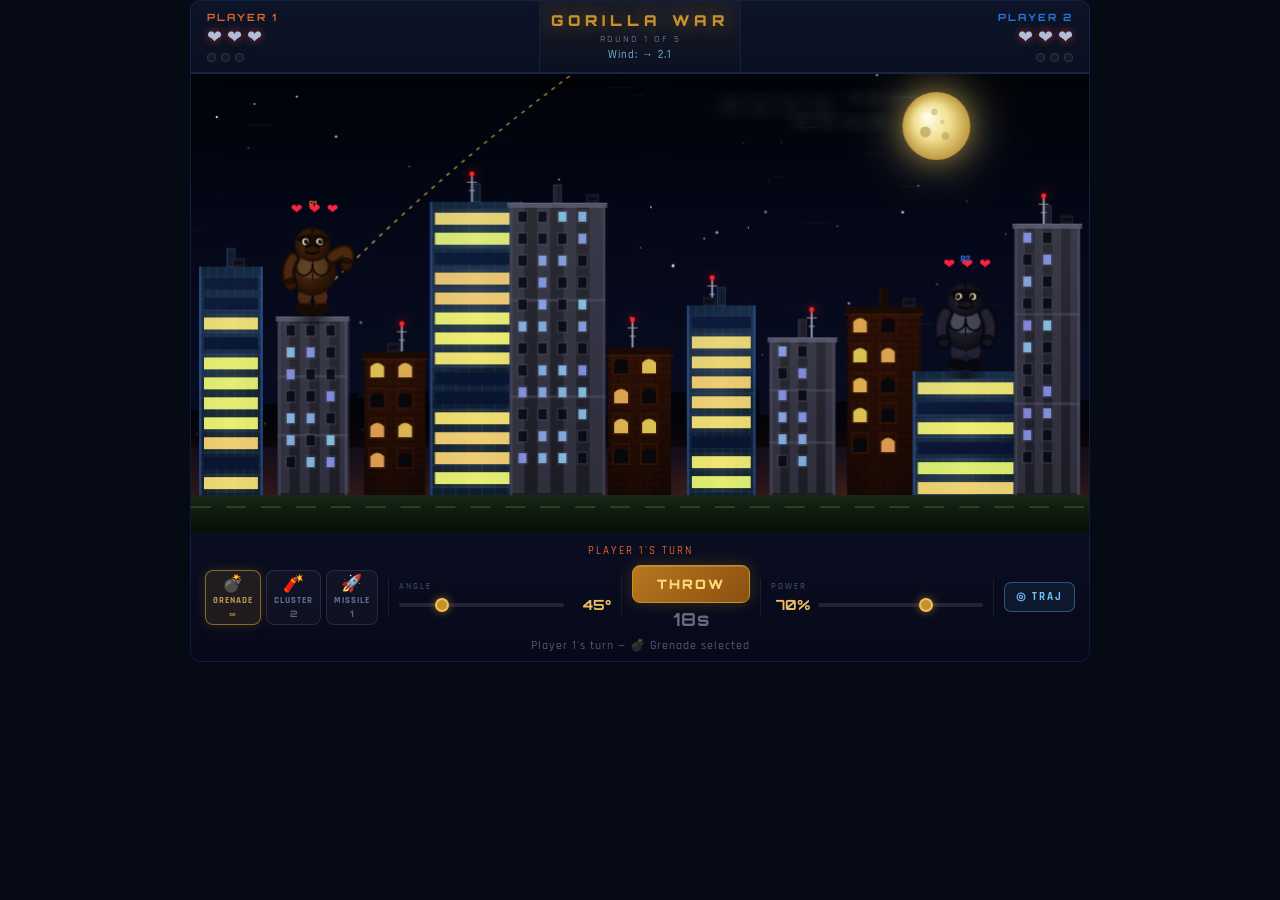
<file: index.html>
<!DOCTYPE html>
<html lang="en">
<head>
<meta charset="UTF-8">
<meta name="viewport" content="width=device-width, initial-scale=1.0, maximum-scale=1.0, user-scalable=no">
<title>Gorilla War</title>
<link href="https://fonts.googleapis.com/css2?family=Orbitron:wght@700;900&family=Rajdhani:wght@500;700&display=swap" rel="stylesheet">
<style>
*{margin:0;padding:0;box-sizing:border-box}
html,body{background:#060a14;color:#b0bcd8;font-family:'Rajdhani',sans-serif;font-weight:500;overflow-x:hidden;min-height:100vh;display:flex;flex-direction:column;align-items:center;user-select:none}
#game-wrapper{width:900px;max-width:100vw}
#header{display:grid;grid-template-columns:1fr 200px 1fr;background:linear-gradient(180deg,#0d1428 0%,#0a1020 100%);border:1px solid rgba(50,80,180,0.25);border-bottom:2px solid rgba(80,120,220,0.18);border-radius:10px 10px 0 0;min-height:60px;overflow:hidden}
.player-info{padding:10px 16px;display:flex;flex-direction:column;justify-content:center;gap:6px}
#p1info{border-right:1px solid rgba(50,80,180,0.2)}
#p2info{border-left:1px solid rgba(50,80,180,0.2);align-items:flex-end;text-align:right}
.player-name{font-family:'Orbitron',sans-serif;font-size:10px;letter-spacing:2px;text-transform:uppercase;font-weight:700}
#p1info .player-name{color:#e06428}
#p2info .player-name{color:#2878e0}
.player-hearts{display:flex;gap:5px;font-size:18px;line-height:1}
#p2info .player-hearts{flex-direction:row-reverse}
.heart{transition:all 0.3s;filter:drop-shadow(0 0 4px rgba(255,60,60,0.6))}
.heart.lost{opacity:0.14;filter:none}
.heart.flash{animation:heartFlash 0.4s ease-out}
@keyframes heartFlash{0%,100%{transform:scale(1)}50%{transform:scale(1.7)}}
.player-wins{display:flex;gap:5px}
#p2info .player-wins{flex-direction:row-reverse}
.win-dot{width:9px;height:9px;border-radius:50%;border:1.5px solid rgba(255,255,255,0.12);background:rgba(255,255,255,0.04);transition:all 0.3s}
.win-dot.filled{background:#c89028;border-color:#f0c060;box-shadow:0 0 7px rgba(200,144,40,0.65)}
#title-block{display:flex;flex-direction:column;align-items:center;justify-content:center;gap:3px;padding:8px;background:linear-gradient(180deg,rgba(200,144,40,0.07) 0%,transparent 100%)}
#title-block h1{font-family:'Orbitron',sans-serif;font-size:15px;font-weight:900;color:#c89028;letter-spacing:5px;text-shadow:0 0 18px rgba(200,144,40,0.5);text-transform:uppercase}
#round-info{font-size:10px;color:rgba(176,188,216,0.5);letter-spacing:2px;text-transform:uppercase}
#wind-info{font-size:11px;color:#70b8d8;letter-spacing:1px}
#canvas-container{position:relative;width:900px;max-width:100vw;overflow:hidden;border-left:1px solid rgba(50,80,180,0.25);border-right:1px solid rgba(50,80,180,0.25)}
canvas{display:block;width:100%}
#controls{background:linear-gradient(180deg,#0a0e20 0%,#07091a 100%);border:1px solid rgba(50,80,180,0.25);border-top:1px solid rgba(50,80,180,0.12);border-radius:0 0 10px 10px;padding:10px 14px 8px;display:flex;flex-direction:column;gap:7px}
#turn-line{text-align:center;font-size:11px;letter-spacing:2px;text-transform:uppercase;color:rgba(176,188,216,0.45);transition:color 0.3s}
#turn-line.p1{color:#e06428}
#turn-line.p2{color:#2878e0}
#ctrl-row{display:flex;align-items:center;gap:10px}
#weapons{display:flex;gap:5px;flex-shrink:0}
.weapon-btn{display:flex;flex-direction:column;align-items:center;gap:2px;background:rgba(255,255,255,0.03);border:1px solid rgba(255,255,255,0.1);border-radius:8px;padding:5px 7px;cursor:pointer;color:#8090b8;font-family:'Rajdhani',sans-serif;font-size:10px;font-weight:700;letter-spacing:1px;text-transform:uppercase;transition:all 0.15s;min-width:52px}
.weapon-btn:hover:not(:disabled){background:rgba(255,255,255,0.07);border-color:rgba(255,255,255,0.22);color:#b0bcd8}
.weapon-btn.selected{background:rgba(200,144,40,0.12);border-color:rgba(200,144,40,0.65);color:#f0c060;box-shadow:0 0 12px rgba(200,144,40,0.2)}
.weapon-btn:disabled{opacity:0.28;cursor:not-allowed}
.weapon-btn .wico{font-size:17px;line-height:1}
.weapon-btn .wlabel{font-size:9px;letter-spacing:1px;opacity:0.75}
.weapon-btn span.ammo{font-family:'Orbitron',sans-serif;font-size:9px;color:rgba(255,255,255,0.35)}
.weapon-btn.selected span.ammo{color:#c89028}
.ctrl-sep{width:1px;height:38px;background:rgba(255,255,255,0.07);flex-shrink:0}
.ctrl-group{flex:1;display:flex;flex-direction:column;gap:4px;min-width:0}
.ctrl-label{font-size:9px;letter-spacing:2px;text-transform:uppercase;color:rgba(176,188,216,0.38)}
.ctrl-row{display:flex;align-items:center;gap:7px}
.ctrl-val{font-family:'Orbitron',sans-serif;font-size:14px;font-weight:700;color:#f0c060;min-width:40px;text-align:right}
input[type=range]{-webkit-appearance:none;flex:1;height:4px;border-radius:2px;background:rgba(255,255,255,0.1);cursor:pointer;outline:none}
input[type=range]::-webkit-slider-thumb{-webkit-appearance:none;width:14px;height:14px;border-radius:50%;background:#c89028;box-shadow:0 0 8px rgba(200,144,40,0.65);cursor:pointer;border:2px solid #f0c060}
#throw-col{display:flex;flex-direction:column;align-items:center;gap:5px;flex-shrink:0}
#throw-btn{font-family:'Orbitron',sans-serif;font-size:13px;font-weight:900;letter-spacing:2px;padding:10px 24px;background:linear-gradient(135deg,#b87820,#8a5010);border:1.5px solid #c89028;border-radius:8px;color:#ffd878;cursor:pointer;text-transform:uppercase;box-shadow:0 0 16px rgba(200,144,40,0.25),inset 0 1px 0 rgba(255,255,255,0.15);transition:all 0.15s;white-space:nowrap}
#throw-btn:hover:not(:disabled){background:linear-gradient(135deg,#c88828,#9a6020);box-shadow:0 0 28px rgba(200,144,40,0.5),inset 0 1px 0 rgba(255,255,255,0.15);transform:translateY(-1px)}
#throw-btn:active{transform:translateY(0)}
#throw-btn:disabled{opacity:0.38;cursor:not-allowed;transform:none}
#timer-display{font-family:'Orbitron',sans-serif;font-size:18px;font-weight:700;color:rgba(176,188,216,0.55);min-width:42px;text-align:center;letter-spacing:1px}
#timer-display.urgent{color:#e82828;animation:timerPulse 0.5s ease-in-out infinite;text-shadow:0 0 14px rgba(232,40,40,0.6)}
@keyframes timerPulse{0%,100%{opacity:1}50%{opacity:0.38}}
#traj-btn{font-family:'Rajdhani',sans-serif;font-size:11px;font-weight:700;letter-spacing:2px;padding:7px 11px;background:rgba(255,255,255,0.03);border:1px solid rgba(255,255,255,0.1);border-radius:7px;color:rgba(176,188,216,0.4);cursor:pointer;text-transform:uppercase;transition:all 0.15s;white-space:nowrap;flex-shrink:0}
#traj-btn.active{background:rgba(80,180,255,0.08);border-color:rgba(80,180,255,0.4);color:#70c0f8}
#message{text-align:center;font-size:12px;color:rgba(176,188,216,0.45);letter-spacing:1px;min-height:16px;padding-top:1px}
#overlay{display:none;position:fixed;inset:0;background:rgba(0,0,0,0.88);z-index:100;justify-content:center;align-items:center;backdrop-filter:blur(4px)}
#overlay.show{display:flex}
.overlay-box{background:linear-gradient(160deg,#0d1830 0%,#070c1a 100%);border:2px solid rgba(200,144,40,0.4);border-radius:16px;padding:36px 52px;text-align:center;max-width:420px;box-shadow:0 0 60px rgba(200,144,40,0.15),0 20px 60px rgba(0,0,0,0.6);position:relative;overflow:hidden}
.overlay-box::before{content:'';position:absolute;inset:0;background:radial-gradient(ellipse at top,rgba(200,144,40,0.07) 0%,transparent 60%);pointer-events:none}
.overlay-box h2{font-family:'Orbitron',sans-serif;font-size:26px;font-weight:900;color:#c89028;text-shadow:0 0 20px rgba(200,144,40,0.5);margin-bottom:10px;letter-spacing:3px}
.overlay-box p{font-size:15px;color:#8090b8;margin-bottom:22px;letter-spacing:1px}
.overlay-box button{font-family:'Orbitron',sans-serif;font-size:12px;font-weight:700;letter-spacing:2px;padding:11px 28px;background:linear-gradient(135deg,#b87820,#8a5010);border:1.5px solid #c89028;border-radius:8px;color:#ffd878;cursor:pointer;text-transform:uppercase;transition:all 0.15s;box-shadow:0 0 16px rgba(200,144,40,0.2)}
.overlay-box button:hover{background:linear-gradient(135deg,#c88828,#9a6020);box-shadow:0 0 28px rgba(200,144,40,0.4);transform:translateY(-1px)}
.score-display{font-family:'Orbitron',sans-serif;font-size:22px;color:#f0c060;margin-bottom:16px;letter-spacing:2px}
@media(max-width:900px){
  #game-wrapper,#canvas-container{width:100vw}
  #controls{padding:8px 10px}
  input[type=range]{min-width:50px}
  #title-block h1{font-size:12px;letter-spacing:3px}
  .weapon-btn{min-width:44px;padding:4px 5px}
  #throw-btn{padding:8px 14px;font-size:11px}
}
</style>
</head>
<body>
<div id="game-wrapper">
  <div id="header">
    <div class="player-info" id="p1info">
      <div class="player-name">Player 1</div>
      <div class="player-hearts" id="p1hearts"></div>
      <div class="player-wins" id="p1wins"></div>
    </div>
    <div id="title-block">
      <h1>Gorilla War</h1>
      <div id="round-info">Round 1 of 5</div>
      <div id="wind-info">Wind: calm</div>
    </div>
    <div class="player-info" id="p2info">
      <div class="player-name">Player 2</div>
      <div class="player-hearts" id="p2hearts"></div>
      <div class="player-wins" id="p2wins"></div>
    </div>
  </div>

  <div id="canvas-container">
    <canvas id="gameCanvas" width="900" height="460"></canvas>
  </div>

  <div id="controls">
    <div id="turn-line" class="p1">Player 1's Turn</div>
    <div id="ctrl-row">
      <div id="weapons">
        <button class="weapon-btn selected" id="wbtn0" onclick="selectWeapon(0)">
          <span class="wico">💣</span>
          <span class="wlabel">Grenade</span>
          <span class="ammo">∞</span>
        </button>
        <button class="weapon-btn" id="wbtn1" onclick="selectWeapon(1)">
          <span class="wico">🧨</span>
          <span class="wlabel">Cluster</span>
          <span class="ammo" id="wammo1">2</span>
        </button>
        <button class="weapon-btn" id="wbtn2" onclick="selectWeapon(2)">
          <span class="wico">🚀</span>
          <span class="wlabel">Missile</span>
          <span class="ammo" id="wammo2">1</span>
        </button>
      </div>
      <div class="ctrl-sep"></div>
      <div class="ctrl-group">
        <div class="ctrl-label">Angle</div>
        <div class="ctrl-row">
          <input type="range" id="angleSlider" min="5" max="175" value="45" oninput="updateControls()">
          <span class="ctrl-val" id="angleVal">45°</span>
        </div>
      </div>
      <div class="ctrl-sep"></div>
      <div id="throw-col">
        <button id="throw-btn" onclick="throwBanana()">THROW</button>
        <div id="timer-display">20s</div>
      </div>
      <div class="ctrl-sep"></div>
      <div class="ctrl-group">
        <div class="ctrl-label">Power</div>
        <div class="ctrl-row">
          <span class="ctrl-val" id="powerVal">70%</span>
          <input type="range" id="powerSlider" min="10" max="100" value="70" oninput="updateControls()">
        </div>
      </div>
      <div class="ctrl-sep"></div>
      <button id="traj-btn" class="active" onclick="toggleTrajectory()">◎ Traj</button>
    </div>
    <div id="message">Player 1's turn — select weapon and throw!</div>
  </div>
</div>

<div id="overlay">
  <div class="overlay-box" id="overlayBox">
    <h2 id="overlayTitle">Round Over!</h2>
    <div class="score-display" id="overlayScore"></div>
    <p id="overlayMsg"></p>
    <button onclick="nextRound()">Next Round</button>
  </div>
</div>

<script>
const W = 900, H = 460, GY = H - 38;
const GRAVITY = 0.055;
const NUM_BLDGS = 11;
const MAX_ROUND_WINS = 3;
const TOTAL_ROUNDS = 5;

const WEAPONS = [
  { id:0, name:'Grenade',  emoji:'💣', splashR:22,  damage:1, speedMult:1.0,  ammo:Infinity },
  { id:1, name:'Cluster',  emoji:'🧨', splashR:16,  damage:1, speedMult:1.1,  ammo:2, clusterCount:3 },
  { id:2, name:'Missile',  emoji:'🚀', splashR:60,  damage:2, speedMult:0.85, ammo:1, nukeScale:3.5 },
];

const canvas = document.getElementById('gameCanvas');
const ctx = canvas.getContext('2d');

let audioCtx = null;

function getAudio() {
  if (!audioCtx) {
    try { audioCtx = new (window.AudioContext || window.webkitAudioContext)(); } catch(e) {}
  }
  if (audioCtx && audioCtx.state === 'suspended') audioCtx.resume();
  return audioCtx;
}

function playThrow() {
  try {
    const ac = getAudio(); if (!ac) return;
    const osc = ac.createOscillator();
    const g = ac.createGain();
    osc.type = 'sawtooth';
    osc.frequency.setValueAtTime(400, ac.currentTime);
    osc.frequency.linearRampToValueAtTime(80, ac.currentTime + 0.4);
    g.gain.setValueAtTime(0.15, ac.currentTime);
    g.gain.linearRampToValueAtTime(0, ac.currentTime + 0.4);
    osc.connect(g); g.connect(ac.destination);
    osc.start(); osc.stop(ac.currentTime + 0.4);
  } catch(e) {}
}

function playExplosion(isNuke) {
  try {
    const ac = getAudio(); if (!ac) return;
    const bufSize = ac.sampleRate * (isNuke ? 0.9 : 0.5);
    const buf = ac.createBuffer(1, bufSize, ac.sampleRate);
    const data = buf.getChannelData(0);
    for (let i = 0; i < bufSize; i++) data[i] = (Math.random() * 2 - 1);
    const src = ac.createBufferSource();
    src.buffer = buf;
    const filter = ac.createBiquadFilter();
    filter.type = 'lowpass';
    filter.frequency.value = isNuke ? 180 : 320;
    const g = ac.createGain();
    g.gain.setValueAtTime(isNuke ? 0.6 : 0.4, ac.currentTime);
    g.gain.exponentialRampToValueAtTime(0.001, ac.currentTime + (isNuke ? 0.9 : 0.5));
    src.connect(filter); filter.connect(g); g.connect(ac.destination);
    src.start(); src.stop(ac.currentTime + (isNuke ? 0.9 : 0.5));
  } catch(e) {}
}

function playHit() {
  try {
    const ac = getAudio(); if (!ac) return;
    const bufSize = Math.floor(ac.sampleRate * 0.12);
    const buf = ac.createBuffer(1, bufSize, ac.sampleRate);
    const data = buf.getChannelData(0);
    for (let i = 0; i < bufSize; i++) data[i] = (Math.random() * 2 - 1) * Math.exp(-i / (bufSize * 0.3));
    const src = ac.createBufferSource();
    src.buffer = buf;
    const g = ac.createGain();
    g.gain.setValueAtTime(0.5, ac.currentTime);
    src.connect(g); g.connect(ac.destination);
    src.start();
  } catch(e) {}
}

function playMiss() {
  try {
    const ac = getAudio(); if (!ac) return;
    const osc = ac.createOscillator();
    const g = ac.createGain();
    osc.type = 'sine';
    osc.frequency.setValueAtTime(220, ac.currentTime);
    osc.frequency.linearRampToValueAtTime(110, ac.currentTime + 0.3);
    g.gain.setValueAtTime(0.1, ac.currentTime);
    g.gain.linearRampToValueAtTime(0, ac.currentTime + 0.3);
    osc.connect(g); g.connect(ac.destination);
    osc.start(); osc.stop(ac.currentTime + 0.3);
  } catch(e) {}
}

function playBeep() {
  try {
    const ac = getAudio(); if (!ac) return;
    const osc = ac.createOscillator();
    const g = ac.createGain();
    osc.type = 'sine';
    osc.frequency.value = 880;
    g.gain.setValueAtTime(0.08, ac.currentTime);
    g.gain.linearRampToValueAtTime(0, ac.currentTime + 0.08);
    osc.connect(g); g.connect(ac.destination);
    osc.start(); osc.stop(ac.currentTime + 0.08);
  } catch(e) {}
}

// ---- State ----
let state = {};

function initState() {
  state = {
    buildings: [],
    gorillas: [{x:0,y:0},{x:0,y:0}],
    current: 0,
    scores: [0, 0],
    wind: 0,
    banana: null,
    clusterBananas: [],
    particles: [],
    stars: [],
    hitPlayer: -1,
    phase: 'input',
    hp: [3, 3],
    ammo: [[Infinity, 2, 1], [Infinity, 2, 1]],
    selectedWeapon: [0, 0],
    roundWins: [0, 0],
    round: 1,
    timer: 20,
    timerActive: false,
    timerInterval: null,
    camera: { shakeX:0, shakeY:0, shakeTimer:0, shakeIntensity:0, shakeDuration:1 },
    windParticles: [],
    shockwaves: [],
    hitFlash: null,
    showTrajectory: true,
    screenFlash: 0,
    frame: 0,
  };
  state.stars = Array.from({length:80}, () => ({
    x: Math.random()*W, y: Math.random()*(H*0.7),
    r: Math.random()*1.4+0.4, blink: Math.random()*Math.PI*2
  }));
  generateBuildings();
  spawnWindParticles();
  newWind();
  updateHUD();
}

function newWind() {
  state.wind = (Math.random() - 0.5) * 10;
  document.getElementById('wind-info').textContent =
    `Wind: ${state.wind === 0 ? 'calm' : (state.wind > 0 ? '→ ' : '← ') + Math.abs(state.wind).toFixed(1)}`;
}

function generateBuildings() {
  state.buildings = [];
  const totalW = W;
  const avgW = totalW / NUM_BLDGS;
  let x = 0;
  for (let i = 0; i < NUM_BLDGS; i++) {
    const w = Math.floor(avgW * 0.7 + Math.random() * avgW * 0.6);
    const minH = 80, maxH = H - GY + 10 + (H * 0.55);
    const h = Math.floor(minH + Math.random() * (maxH - minH));
    const type = i % 3; // 0=glass, 1=concrete, 2=brick
    const bx = x + Math.floor((avgW - w) / 2);
    const by = GY - h;
    const wins = generateWindows(type, w, h);
    const roofFeatures = generateRoofFeatures(w, by);
    state.buildings.push({ x: bx, y: by, w, h, type, wins, roofFeatures, damages: [] });
    x += avgW;
  }
  // Place gorillas on 2nd and 10th buildings (or similar spread)
  const b0 = state.buildings[1];
  const b1 = state.buildings[9];
  state.gorillas[0] = { x: b0.x + b0.w/2, y: b0.y };
  state.gorillas[1] = { x: b1.x + b1.w/2, y: b1.y };
}

function generateWindows(type, w, h) {
  const wins = [];
  if (type === 0) { // glass curtain wall - horizontal bands
    const bandH = 14, gap = 6;
    for (let y = 10; y < h - 10; y += bandH + gap) {
      wins.push({ bx: 4, by: y, bw: w - 8, bh: bandH,
        lit: Math.random() > 0.3, litColor: `hsl(${40 + Math.random()*30},80%,70%)` });
    }
  } else if (type === 1) { // concrete grid windows
    const cols = Math.floor((w - 10) / 20), rows = Math.floor((h - 10) / 22);
    for (let r = 0; r < rows; r++) {
      for (let c = 0; c < cols; c++) {
        wins.push({ bx: 8 + c*20, by: 8 + r*22, bw: 10, bh: 12,
          lit: Math.random() > 0.5, litColor: `hsl(${200 + Math.random()*40},60%,70%)` });
      }
    }
  } else { // brick - arch windows
    const cols = Math.max(1, Math.floor(w / 28)), rows = Math.floor((h - 10) / 30);
    for (let r = 0; r < rows; r++) {
      for (let c = 0; c < cols; c++) {
        wins.push({ bx: 6 + c*28, by: 8 + r*30, bw: 14, bh: 18, arch: true,
          lit: Math.random() > 0.4, litColor: `hsl(${30 + Math.random()*20},70%,60%)` });
      }
    }
  }
  return wins;
}

function generateRoofFeatures(w, by) {
  const features = [];
  if (Math.random() > 0.5) {
    features.push({ type: 'tower', x: w/2 - 4, y: -18, w: 8, h: 18 });
  }
  if (Math.random() > 0.6) {
    features.push({ type: 'antenna', x: w/2 + (Math.random()-0.5)*20, y: -28, h: 28 });
  }
  for (let i = 0; i < Math.floor(Math.random()*3); i++) {
    features.push({ type: 'vent', x: 8 + Math.random()*(w-24), y: -8, w: 12, h: 8 });
  }
  return features;
}

function spawnWindParticles() {
  state.windParticles = [];
  for (let i = 0; i < 25; i++) {
    state.windParticles.push(newWindParticle(true));
  }
}

function newWindParticle(randomX) {
  return {
    x: randomX ? Math.random()*W : (state.wind >= 0 ? -20 : W+20),
    y: Math.random()*(H*0.72),
    len: 10 + Math.random()*20,
    speed: (1 + Math.random()*2) * Math.sign(state.wind || 1),
    alpha: 0.1 + Math.random()*0.2,
  };
}

function triggerShake(intensity, duration) {
  if (intensity > state.camera.shakeIntensity || state.camera.shakeTimer < 5) {
    state.camera.shakeIntensity = intensity;
    state.camera.shakeDuration = duration;
    state.camera.shakeTimer = duration;
  }
}

function generateJagged(n) {
  return Array.from({length:n}, () => 0.58 + Math.random()*0.42);
}

function generateCracks(r, n) {
  return Array.from({length:n}, () => {
    const a = Math.random()*Math.PI*2;
    const len = r * (0.8 + Math.random()*0.6);
    const pts = [];
    let cx = 0, cy = 0;
    for (let i = 0; i < 4; i++) {
      cx += Math.cos(a + (Math.random()-0.5)*0.5) * (len/3);
      cy += Math.sin(a + (Math.random()-0.5)*0.5) * (len/3);
      pts.push({x:cx, y:cy});
    }
    return pts;
  });
}

function generateScorches(r) {
  return Array.from({length:5}, () => ({
    ox: (Math.random()-0.5)*r*0.8,
    oy: (Math.random()-0.5)*r*0.8,
    r: r*0.15 + Math.random()*r*0.2,
  }));
}

function isInsideHole(bld, px, py) {
  for (const dmg of bld.damages) {
    const dx = px - dmg.x, dy = py - dmg.y;
    if (dx*dx + dy*dy < (dmg.r * 0.88) * (dmg.r * 0.88)) return true;
  }
  return false;
}

function applyBuildingDamage(bld, hitX, hitY, splashR) {
  const r = splashR || 22;
  for (const dmg of bld.damages) {
    const dx = hitX - dmg.x, dy = hitY - dmg.y;
    if (Math.sqrt(dx*dx+dy*dy) < dmg.r * 1.1) {
      dmg.r = Math.min(dmg.r * 1.28 + 16, 90);
      dmg.hits++;
      dmg.cracks = generateCracks(dmg.r, 6+dmg.hits);
      dmg.scorches = generateScorches(dmg.r);
      return dmg;
    }
  }
  const newDmg = {
    x: hitX, y: hitY, r: Math.min(r, 48),
    hits: 1,
    jagged: generateJagged(16),
    cracks: generateCracks(r, 5),
    scorches: generateScorches(r),
  };
  bld.damages.push(newDmg);
  return newDmg;
}

function createExplosion(x, y, scale, nuke) {
  scale = scale || 1;
  const n = Math.floor((nuke ? 80 : 40) * scale);
  for (let i = 0; i < n; i++) {
    const a = Math.random()*Math.PI*2;
    const spd = (1 + Math.random()*4) * scale;
    const kind = Math.random() < 0.4 ? 'fire' : Math.random() < 0.5 ? 'smoke' : Math.random() < 0.5 ? 'debris' : 'flash';
    state.particles.push({
      x, y,
      vx: Math.cos(a)*spd + (Math.random()-0.5),
      vy: Math.sin(a)*spd - Math.random()*2,
      life: 0.8 + Math.random()*0.4,
      maxLife: 0.8 + Math.random()*0.4,
      r: (2 + Math.random()*4) * scale,
      kind,
      color: kind === 'debris' ? `hsl(${20+Math.random()*30},60%,${30+Math.random()*20}%)` : null,
    });
  }
  // Shockwaves
  const nRings = nuke ? 3 : 2;
  for (let i = 0; i < nRings; i++) {
    state.shockwaves.push({ x, y, r:4, maxR: (nuke?160:70)*scale*(0.8+i*0.4), speed:(3+i)*scale, alpha:0.8-i*0.15 });
  }
}

function emitDamageSmoke() {
  if (state.frame % 3 !== 0) return;
  for (const bld of state.buildings) {
    for (const dmg of bld.damages) {
      if (Math.random() < 0.4 && dmg.hits > 0) {
        state.particles.push({
          x: dmg.x + (Math.random()-0.5)*dmg.r*0.5,
          y: dmg.y - dmg.r*0.3,
          vx: (Math.random()-0.5)*0.3,
          vy: -(0.3 + Math.random()*0.4),
          life: 1, maxLife: 1,
          r: 3 + Math.random()*4,
          kind: 'smoke',
        });
      }
    }
  }
}

function updateParticles() {
  state.particles = state.particles.filter(p => p.life > 0);
  for (const p of state.particles) {
    p.x += p.vx;
    p.y += p.vy;
    if (p.kind === 'fire') { p.vy -= 0.05; p.r *= 0.97; }
    if (p.kind === 'smoke') { p.r *= 1.01; p.vx *= 0.98; p.vy *= 0.98; }
    if (p.kind === 'debris') { p.vy += 0.12; p.vx *= 0.99; }
    p.life -= 0.03;
  }
  state.shockwaves = state.shockwaves.filter(sw => sw.r < sw.maxR);
  for (const sw of state.shockwaves) {
    sw.r += sw.speed;
    sw.alpha *= 0.92;
  }
}

function getTrajectoryPoints() {
  const angle = parseInt(document.getElementById('angleSlider').value);
  const power = parseInt(document.getElementById('powerSlider').value);
  const wIdx = state.selectedWeapon[state.current];
  const weapon = WEAPONS[wIdx];
  const gor = state.gorillas[state.current];
  const spd = (power / 100) * 15 * weapon.speedMult;
  const rad = angle * Math.PI / 180;
  const dir = state.current === 0 ? 1 : -1;
  let vx = Math.cos(rad) * spd * dir;
  let vy = -Math.sin(rad) * spd;
  let bx = gor.x + dir * 15;
  let by = gor.y - 30;
  const pts = [];
  for (let i = 0; i < 400; i++) {
    pts.push({x:bx, y:by});
    vx += state.wind * 0.0018;
    vy += GRAVITY;
    bx += vx; by += vy;
    if (bx < 0 || bx > W || by > GY) break;
    // stop if hits solid building
    for (const bld of state.buildings) {
      if (bx >= bld.x && bx <= bld.x+bld.w && by >= bld.y && by <= bld.y+bld.h) {
        if (!isInsideHole(bld, bx, by)) { pts.push({x:bx,y:by}); return pts; }
      }
    }
  }
  return pts;
}

function throwBanana() {
  if (state.phase !== 'input') return;
  getAudio(); // init audio
  const angle = parseInt(document.getElementById('angleSlider').value);
  const power = parseInt(document.getElementById('powerSlider').value);
  const wIdx = state.selectedWeapon[state.current];
  const weapon = WEAPONS[wIdx];

  if (weapon.ammo !== Infinity && state.ammo[state.current][wIdx] <= 0) {
    document.getElementById('message').textContent = 'No ammo for that weapon!';
    return;
  }
  if (weapon.ammo !== Infinity) {
    state.ammo[state.current][wIdx]--;
    updateAmmoDisplay();
  }

  const gor = state.gorillas[state.current];
  const spd = (power / 100) * 15 * weapon.speedMult;
  const rad = angle * Math.PI / 180;
  const dir = state.current === 0 ? 1 : -1;
  state.banana = {
    x: gor.x + dir * 15,
    y: gor.y - 30,
    vx: Math.cos(rad) * spd * dir,
    vy: -Math.sin(rad) * spd,
    rot: 0, trail: [],
    weaponIdx: wIdx,
    weapon,
  };
  state.phase = 'flying';
  state.clusterBananas = [];
  stopTimer();
  playThrow();
  document.getElementById('throw-btn').disabled = true;
}

function updateBanana() {
  if (!state.banana) return;
  const b = state.banana;
  b.trail.push({x:b.x, y:b.y});
  if (b.trail.length > 30) b.trail.shift();

  b.vx += state.wind * 0.0018;
  b.vy += GRAVITY;
  b.x += b.vx;
  b.y += b.vy;
  b.rot += 0.18;

  // Off-screen
  if (b.x < -20 || b.x > W+20 || b.y > H+20) {
    endFlight(false);
    return;
  }

  // Ground
  if (b.y >= GY) {
    createExplosion(b.x, GY, b.weapon.id === 2 ? 2.5 : 1, b.weapon.id === 2);
    if (b.weapon.id === 2) triggerShake(15, 25);
    else triggerShake(5, 10);
    playExplosion(b.weapon.id === 2);
    endFlight(false);
    return;
  }

  // Gorilla collision
  for (let gi = 0; gi < 2; gi++) {
    if (gi === state.current) continue; // skip self
    const gor = state.gorillas[gi];
    const dx = b.x - gor.x, dy = b.y - (gor.y - 25);
    const splashR = b.weapon.splashR * (b.weapon.id === 2 ? 2 : 1);
    if (dx*dx + dy*dy < splashR * splashR) {
      hitGorilla(gi, b.x, b.y, b.weapon);
      return;
    }
  }

  // Building collision
  for (const bld of state.buildings) {
    if (b.x >= bld.x && b.x <= bld.x+bld.w && b.y >= bld.y && b.y <= bld.y+bld.h) {
      if (!isInsideHole(bld, b.x, b.y)) {
        const dmg = applyBuildingDamage(bld, b.x, b.y, b.weapon.splashR);
        const scale = b.weapon.id === 2 ? 2.5 : (dmg.r / 28);
        createExplosion(b.x, b.y, scale, b.weapon.id === 2);
        playExplosion(b.weapon.id === 2);
        if (b.weapon.id === 2) triggerShake(15, 25);
        else triggerShake(4, 8);
        if (b.weapon.id === 1) {
          spawnClusterBananas(b.x, b.y);
        }
        endFlight(false);
        return;
      }
    }
  }
}

function spawnClusterBananas(bx, by) {
  for (let i = 0; i < 3; i++) {
    const angle = (i / 3) * Math.PI * 2 - Math.PI / 2;
    const speed = 3 + Math.random() * 2;
    state.clusterBananas.push({
      x: bx, y: by,
      vx: Math.cos(angle) * speed,
      vy: Math.sin(angle) * speed - 3,
      rot: 0, trail: [],
      splashR: 14, life: 180,
    });
  }
}

function updateClusterBananas() {
  for (let i = state.clusterBananas.length - 1; i >= 0; i--) {
    const b = state.clusterBananas[i];
    b.trail.push({x:b.x, y:b.y});
    if (b.trail.length > 15) b.trail.shift();
    b.vx += state.wind * 0.0009;
    b.vy += GRAVITY;
    b.x += b.vx;
    b.y += b.vy;
    b.rot += 0.2;
    b.life--;

    if (b.life <= 0 || b.x < -20 || b.x > W+20 || b.y > H+20) {
      state.clusterBananas.splice(i, 1);
      continue;
    }
    if (b.y >= GY) {
      createExplosion(b.x, GY, 0.5);
      state.clusterBananas.splice(i, 1);
      continue;
    }

    // Gorilla hit
    let hit = false;
    for (let gi = 0; gi < 2; gi++) {
      if (gi === state.current) continue;
      const gor = state.gorillas[gi];
      const dx = b.x - gor.x, dy = b.y - (gor.y - 25);
      if (dx*dx + dy*dy < b.splashR * b.splashR) {
        hitGorilla(gi, b.x, b.y, WEAPONS[1]);
        state.clusterBananas.splice(i, 1);
        hit = true;
        break;
      }
    }
    if (hit) continue;

    // Building hit
    for (const bld of state.buildings) {
      if (b.x >= bld.x && b.x <= bld.x+bld.w && b.y >= bld.y && b.y <= bld.y+bld.h) {
        if (!isInsideHole(bld, b.x, b.y)) {
          applyBuildingDamage(bld, b.x, b.y, 14);
          createExplosion(b.x, b.y, 0.5);
          triggerShake(2, 5);
          state.clusterBananas.splice(i, 1);
          hit = true;
          break;
        }
      }
    }
  }
}

function endFlight(hit) {
  state.banana = null;
  if (state.clusterBananas.length === 0) {
    if (state.phase === 'flying') {
      state.phase = 'input';
      if (!hit) {
        setTimeout(() => {
          playMiss();
          missTurn();
        }, 400);
      }
    }
  }
}

function hitGorilla(victimIdx, bx, by, weapon) {
  state.hp[victimIdx] -= weapon.damage;
  state.hp[victimIdx] = Math.max(0, state.hp[victimIdx]);
  state.hitFlash = { playerIdx: victimIdx, timer: 20 };
  playHit();
  createExplosion(bx, by, weapon.id === 2 ? 2.5 : 1.5, weapon.id === 2);
  if (weapon.id === 2) {
    state.screenFlash = 1.0;
    triggerShake(15, 25);
    playExplosion(true);
  } else {
    state.screenFlash = 0.6;
    triggerShake(8, 15);
    playExplosion(false);
  }

  state.banana = null;
  state.clusterBananas = [];

  if (state.hp[victimIdx] <= 0) {
    // Round over
    const winner = victimIdx === 0 ? 1 : 0;
    state.roundWins[winner]++;
    state.hitPlayer = victimIdx;
    state.phase = 'exploding';
    updateHUD();
    setTimeout(() => showRoundOverlay(winner), 900);
  } else {
    // Continue, switch turns
    state.phase = 'input';
    updateHUD();
    setTimeout(() => missTurn(), 300);
  }
}

function missTurn() {
  state.current = 1 - state.current;
  newWind();
  updateHUD();
  startTimer();
  updateMessage();
  document.getElementById('throw-btn').disabled = false;
}

function startTimer() {
  stopTimer();
  state.timer = 20;
  updateTimerDisplay();
  state.timerInterval = setInterval(() => {
    state.timer--;
    updateTimerDisplay();
    if (state.timer <= 5 && state.timer > 0) playBeep();
    if (state.timer <= 0) {
      stopTimer();
      autoThrow();
    }
  }, 1000);
}

function stopTimer() {
  if (state.timerInterval) {
    clearInterval(state.timerInterval);
    state.timerInterval = null;
  }
}

function autoThrow() {
  throwBanana();
}

function updateTimerDisplay() {
  const el = document.getElementById('timer-display');
  el.textContent = state.timer + 's';
  el.className = state.timer <= 5 ? 'urgent' : '';
}

function selectWeapon(idx) {
  const cur = state.current;
  if (idx > 0 && state.ammo[cur][idx] <= 0) return;
  state.selectedWeapon[cur] = idx;
  for (let i = 0; i < 3; i++) {
    document.getElementById('wbtn'+i).classList.toggle('selected', i === idx);
  }
}

function updateAmmoDisplay() {
  for (let i = 1; i < 3; i++) {
    const el = document.getElementById('wammo'+i);
    if (el) {
      const a = Math.min(state.ammo[0][i], state.ammo[1][i]);
      el.textContent = state.ammo[state.current][i];
    }
  }
  const cur = state.current;
  for (let i = 0; i < 3; i++) {
    const btn = document.getElementById('wbtn'+i);
    if (i > 0) btn.disabled = state.ammo[cur][i] <= 0;
  }
  // Update ammo display for current player
  document.getElementById('wammo1').textContent = state.ammo[cur][1];
  document.getElementById('wammo2').textContent = state.ammo[cur][2];
}

function toggleTrajectory() {
  state.showTrajectory = !state.showTrajectory;
  const btn = document.getElementById('traj-btn');
  btn.classList.toggle('active', state.showTrajectory);
}

function updateControls() {
  document.getElementById('angleVal').textContent = document.getElementById('angleSlider').value + '°';
  document.getElementById('powerVal').textContent = document.getElementById('powerSlider').value + '%';
}

function updateMessage() {
  const names = ['Player 1', 'Player 2'];
  const wName = WEAPONS[state.selectedWeapon[state.current]].emoji + ' ' + WEAPONS[state.selectedWeapon[state.current]].name;
  document.getElementById('message').textContent =
    `${names[state.current]}'s turn — ${wName} selected`;
}

function updateHUD() {
  // Round
  document.getElementById('round-info').textContent = `Round ${state.round} of ${TOTAL_ROUNDS}`;

  // Player wins
  for (let p = 0; p < 2; p++) {
    const el = document.getElementById(`p${p+1}wins`);
    el.innerHTML = '';
    for (let i = 0; i < MAX_ROUND_WINS; i++) {
      const dot = document.createElement('div');
      dot.className = 'win-dot' + (i < state.roundWins[p] ? ' filled' : '');
      el.appendChild(dot);
    }
  }

  // HP hearts
  for (let p = 0; p < 2; p++) {
    const el = document.getElementById(`p${p+1}hearts`);
    el.innerHTML = '';
    for (let i = 0; i < 3; i++) {
      const heart = document.createElement('span');
      heart.className = 'heart' + (i >= state.hp[p] ? ' lost' : '');
      heart.textContent = '❤';
      el.appendChild(heart);
    }
  }

  updateAmmoDisplay();

  // Turn indicator
  const tl = document.getElementById('turn-line');
  if (tl && state.phase === 'input') {
    tl.textContent = `Player ${state.current + 1}'s Turn`;
    tl.className = state.current === 0 ? 'p1' : 'p2';
  }
}

function showRoundOverlay(winner) {
  const names = ['Player 1', 'Player 2'];
  const overlay = document.getElementById('overlay');
  const btn = overlay.querySelector('button');
  document.getElementById('overlayTitle').textContent = `${names[winner]} wins the round!`;
  document.getElementById('overlayScore').textContent =
    `Scores: P1 ${state.roundWins[0]} – ${state.roundWins[1]} P2`;

  if (state.roundWins[winner] >= MAX_ROUND_WINS) {
    document.getElementById('overlayMsg').textContent =
      `${names[winner]} wins the MATCH! 🏆`;
    btn.textContent = 'New Game';
    btn.onclick = newGame;
  } else {
    document.getElementById('overlayMsg').textContent =
      `First to ${MAX_ROUND_WINS} wins takes the match!`;
    btn.textContent = 'Next Round';
    btn.onclick = nextRound;
  }
  overlay.classList.add('show');
}

function nextRound() {
  document.getElementById('overlay').classList.remove('show');
  state.round++;
  if (state.round > TOTAL_ROUNDS) {
    // Shouldn't normally reach here if we check roundWins, but just in case
    newGame();
    return;
  }
  state.hp = [3, 3];
  state.ammo = [[Infinity, 2, 1], [Infinity, 2, 1]];
  state.selectedWeapon = [0, 0];
  state.banana = null;
  state.clusterBananas = [];
  state.particles = [];
  state.phase = 'input';
  state.hitPlayer = -1;
  state.hitFlash = null;
  state.screenFlash = 0;
  state.shockwaves = [];
  generateBuildings();
  newWind();
  spawnWindParticles();
  updateHUD();
  for (let i = 0; i < 3; i++) {
    document.getElementById('wbtn'+i).classList.toggle('selected', i === 0);
    if (i > 0) document.getElementById('wbtn'+i).disabled = false;
  }
  document.getElementById('throw-btn').disabled = false;
  startTimer();
  updateMessage();
}

function newGame() {
  document.getElementById('overlay').classList.remove('show');
  stopTimer();
  initState();
  for (let i = 0; i < 3; i++) {
    document.getElementById('wbtn'+i).classList.toggle('selected', i === 0);
    if (i > 0) document.getElementById('wbtn'+i).disabled = false;
  }
  document.getElementById('throw-btn').disabled = false;
  startTimer();
  updateMessage();
}

// ---- DRAWING ----

function drawSky() {
  // Deep night sky gradient
  const grad = ctx.createLinearGradient(0,0,0,H);
  grad.addColorStop(0, '#010308');
  grad.addColorStop(0.35, '#040818');
  grad.addColorStop(0.65, '#080c20');
  grad.addColorStop(1, '#0c0a1c');
  ctx.fillStyle = grad;
  ctx.fillRect(0,0,W,H);

  // Stars
  for (const s of state.stars) {
    const brightness = 0.5 + 0.5 * Math.sin(s.blink + state.frame * 0.03);
    ctx.beginPath();
    ctx.arc(s.x, s.y, s.r * (0.7 + brightness * 0.3), 0, Math.PI*2);
    ctx.fillStyle = `rgba(255,255,255,${brightness * 0.85})`;
    ctx.fill();
  }

  // Moon with atmospheric halo
  const mx = W * 0.83, my = 52, mr = 34;
  ctx.save();
  // Halo
  const moonHalo = ctx.createRadialGradient(mx, my, mr, mx, my, mr * 2.8);
  moonHalo.addColorStop(0, 'rgba(255,235,160,0.12)');
  moonHalo.addColorStop(1, 'rgba(0,0,0,0)');
  ctx.fillStyle = moonHalo;
  ctx.fillRect(mx - mr*3, my - mr*3, mr*6, mr*6);
  // Moon body
  ctx.beginPath();
  ctx.arc(mx, my, mr, 0, Math.PI*2);
  const moonGrad = ctx.createRadialGradient(mx-9, my-9, 2, mx, my, mr);
  moonGrad.addColorStop(0, '#fffde8');
  moonGrad.addColorStop(0.5, '#f0e090');
  moonGrad.addColorStop(1, '#c09840');
  ctx.fillStyle = moonGrad;
  ctx.shadowBlur = 28;
  ctx.shadowColor = 'rgba(255,220,80,0.45)';
  ctx.fill();
  ctx.shadowBlur = 0;
  // Craters
  [[mx-11,my+6,5.5,'rgba(150,110,40,0.42)'],[mx+9,my+10,3.8,'rgba(150,110,40,0.36)'],[mx-2,my-14,3.2,'rgba(150,110,40,0.3)'],[mx+6,my-4,2.2,'rgba(170,130,50,0.28)']].forEach(([cx,cy,cr,col]) => {
    ctx.beginPath(); ctx.arc(cx,cy,cr,0,Math.PI*2); ctx.fillStyle=col; ctx.fill();
  });
  ctx.restore();

  // Wispy cirrus clouds near moon
  ctx.save();
  ctx.globalAlpha = 0.055;
  [[W*0.6, 32, 110, 14], [W*0.68, 48, 90, 10], [W*0.74, 24, 70, 9]].forEach(([cx,cy,cw,ch]) => {
    for (let ci = 0; ci < 4; ci++) {
      const cig = ctx.createRadialGradient(cx+ci*cw*0.28, cy, 0, cx+ci*cw*0.28, cy, cw*0.3);
      cig.addColorStop(0, '#d8e0f8');
      cig.addColorStop(1, 'rgba(0,0,0,0)');
      ctx.fillStyle = cig;
      ctx.fillRect(cx+ci*cw*0.28-cw*0.3, cy-ch, cw*0.6, ch*2);
    }
  });
  ctx.globalAlpha = 1;
  ctx.restore();

  // Distant city silhouette on horizon (deterministic — no flicker)
  ctx.save();
  const silY = GY - 50;
  for (let i = 0; i < 38; i++) {
    const sx = i * (W / 38);
    const sh = 12 + Math.abs(Math.sin(i * 1.3)) * 18 + Math.abs(Math.sin(i * 0.47 + 1)) * 22 + Math.abs(Math.sin(i * 2.9 + 0.5)) * 10;
    ctx.fillStyle = '#02040a';
    ctx.fillRect(sx, silY - sh, W / 38 + 1, sh + 2);
    // Occasional lit window on distant buildings
    if (((i * 7 + 3) % 11) < 3 && sh > 20) {
      ctx.fillStyle = 'rgba(255,200,80,0.25)';
      ctx.fillRect(sx + 2, silY - sh * 0.55, 2, 2);
    }
    if (((i * 11 + 1) % 13) < 2 && sh > 28) {
      ctx.fillStyle = 'rgba(100,180,255,0.2)';
      ctx.fillRect(sx + 5, silY - sh * 0.35, 2, 2);
    }
  }
  ctx.restore();

  // Warm amber city glow at horizon
  const horizGlow = ctx.createLinearGradient(0, silY - 40, 0, GY);
  horizGlow.addColorStop(0, 'rgba(0,0,0,0)');
  horizGlow.addColorStop(0.4, 'rgba(80,30,8,0.1)');
  horizGlow.addColorStop(1, 'rgba(140,55,15,0.28)');
  ctx.fillStyle = horizGlow;
  ctx.fillRect(0, silY - 40, W, GY - silY + 40);

  // Scattered streetlight glows along ground
  for (let si = 0; si < 6; si++) {
    const slx = W * (si * 0.17 + 0.05);
    const slg = ctx.createRadialGradient(slx, GY, 0, slx, GY - 15, 55);
    slg.addColorStop(0, 'rgba(220,110,20,0.1)');
    slg.addColorStop(1, 'rgba(0,0,0,0)');
    ctx.fillStyle = slg;
    ctx.fillRect(slx - 70, GY - 70, 140, 80);
  }
}

function drawWindParticles() {
  if (Math.abs(state.wind) < 0.5) return;
  const strength = Math.abs(state.wind) / 10;
  for (const p of state.windParticles) {
    p.x += p.speed * Math.abs(state.wind) * 0.4;
    if (state.wind < 0) p.x -= p.speed * Math.abs(state.wind) * 0.8;
    if ((state.wind >= 0 && p.x > W+40) || (state.wind < 0 && p.x < -40)) {
      Object.assign(p, newWindParticle(false));
    }
    ctx.beginPath();
    ctx.moveTo(p.x, p.y);
    ctx.lineTo(p.x + (state.wind > 0 ? p.len : -p.len), p.y);
    ctx.strokeStyle = `rgba(180,220,255,${p.alpha * strength})`;
    ctx.lineWidth = 1;
    ctx.stroke();
  }
}

function drawGround() {
  const grad = ctx.createLinearGradient(0, GY, 0, H);
  grad.addColorStop(0, '#1a2a1a');
  grad.addColorStop(0.3, '#0f1f0f');
  grad.addColorStop(1, '#080f08');
  ctx.fillStyle = grad;
  ctx.fillRect(0, GY, W, H-GY);

  // Road markings
  ctx.strokeStyle = 'rgba(255,255,100,0.15)';
  ctx.lineWidth = 2;
  ctx.setLineDash([20, 15]);
  ctx.beginPath();
  ctx.moveTo(0, GY + 12);
  ctx.lineTo(W, GY + 12);
  ctx.stroke();
  ctx.setLineDash([]);
}

function drawBuilding(bld) {
  const { x, y, w, h, type, wins, roofFeatures, damages } = bld;

  if (type === 0) {
    // --- Glass curtain-wall skyscraper ---
    const facadeGrad = ctx.createLinearGradient(x, y, x+w, y+h*0.5);
    facadeGrad.addColorStop(0, '#0d1c2c');
    facadeGrad.addColorStop(0.3, '#172840');
    facadeGrad.addColorStop(0.7, '#1a2e48');
    facadeGrad.addColorStop(1, '#0e1e30');
    ctx.fillStyle = facadeGrad;
    ctx.fillRect(x, y, w, h);

    // Glass panel grid — horizontal floor plates
    const floorH = 11;
    ctx.strokeStyle = 'rgba(40,80,140,0.45)';
    ctx.lineWidth = 0.8;
    for (let gy2 = y + floorH; gy2 < y + h; gy2 += floorH) {
      ctx.beginPath(); ctx.moveTo(x, gy2); ctx.lineTo(x+w, gy2); ctx.stroke();
    }
    // Vertical mullions
    const mullW = Math.max(7, Math.floor(w / 7));
    for (let mx2 = x + mullW; mx2 < x + w; mx2 += mullW) {
      ctx.beginPath(); ctx.moveTo(mx2, y); ctx.lineTo(mx2, y+h); ctx.stroke();
    }

    // Windows
    for (const win of wins) {
      const wx = x + win.bx, wy = y + win.by;
      if (wy + win.bh < y || wy > y + h) continue;
      ctx.fillStyle = win.lit ? win.litColor : 'rgba(8,20,48,0.88)';
      ctx.fillRect(wx+1, wy+1, win.bw-2, win.bh-2);
      if (win.lit) {
        const wg = ctx.createRadialGradient(wx+win.bw/2, wy+win.bh/2, 0, wx+win.bw/2, wy+win.bh/2, win.bw);
        wg.addColorStop(0, win.litColor.replace(')', ',0.12)').replace('hsl','hsla'));
        wg.addColorStop(1, 'rgba(0,0,0,0)');
        ctx.fillStyle = wg; ctx.fillRect(wx-3, wy-3, win.bw+6, win.bh+6);
      }
    }

    // Diagonal glass reflection sheen
    const reflGrad = ctx.createLinearGradient(x, y, x+w*0.5, y+h*0.4);
    reflGrad.addColorStop(0, 'rgba(80,150,230,0.07)');
    reflGrad.addColorStop(0.6, 'rgba(80,150,230,0.03)');
    reflGrad.addColorStop(1, 'rgba(80,150,230,0)');
    ctx.fillStyle = reflGrad; ctx.fillRect(x, y, w, h);

    // Edge steel columns
    ctx.fillStyle = 'rgba(50,90,160,0.55)';
    ctx.fillRect(x, y, 2.5, h);
    ctx.fillRect(x+w-2.5, y, 2.5, h);

  } else if (type === 1) {
    // --- Art Deco limestone building ---
    const stoneGrad = ctx.createLinearGradient(x, y, x, y+h);
    stoneGrad.addColorStop(0, '#2c2c34');
    stoneGrad.addColorStop(0.4, '#252530');
    stoneGrad.addColorStop(1, '#1c1c24');
    ctx.fillStyle = stoneGrad; ctx.fillRect(x, y, w, h);

    // Vertical pilasters (stone columns)
    const pilW = Math.max(4, Math.floor(w / 7));
    ctx.strokeStyle = 'rgba(90,90,115,0.3)';
    ctx.lineWidth = pilW;
    for (let px2 = x + pilW/2 + 2; px2 < x + w - 2; px2 += pilW * 2) {
      ctx.beginPath(); ctx.moveTo(px2, y+2); ctx.lineTo(px2, y+h-2); ctx.stroke();
    }

    // Horizontal cornice lines
    [[y + h*0.33, 2.5, 0.45], [y + h*0.66, 2.5, 0.45]].forEach(([cy2, ch, a]) => {
      ctx.fillStyle = `rgba(80,80,105,${a})`; ctx.fillRect(x, cy2, w, ch);
      ctx.fillStyle = `rgba(130,130,155,${a*0.5})`; ctx.fillRect(x, cy2, w, 0.8);
    });
    // Prominent top cornice
    ctx.fillStyle = 'rgba(100,100,125,0.7)'; ctx.fillRect(x-2, y, w+4, 5);
    ctx.fillStyle = 'rgba(140,140,165,0.4)'; ctx.fillRect(x-2, y, w+4, 1);

    // Windows
    for (const win of wins) {
      const wx = x + win.bx, wy = y + win.by;
      if (wy + win.bh < y || wy > y + h) continue;
      ctx.fillStyle = win.lit ? win.litColor : 'rgba(4,8,18,0.8)';
      if (win.arch) {
        ctx.beginPath();
        ctx.moveTo(wx, wy+win.bh); ctx.lineTo(wx, wy+win.bh*0.4);
        ctx.quadraticCurveTo(wx+win.bw/2, wy, wx+win.bw, wy+win.bh*0.4);
        ctx.lineTo(wx+win.bw, wy+win.bh); ctx.closePath(); ctx.fill();
        // Stone arch keystone detail
        ctx.strokeStyle = 'rgba(100,100,120,0.45)'; ctx.lineWidth = 0.8;
        ctx.beginPath(); ctx.moveTo(wx+1, wy+win.bh*0.4);
        ctx.quadraticCurveTo(wx+win.bw/2, wy+1, wx+win.bw-1, wy+win.bh*0.4); ctx.stroke();
      } else {
        ctx.fillRect(wx+1, wy+1, win.bw-2, win.bh-2);
        ctx.strokeStyle = 'rgba(90,90,115,0.4)'; ctx.lineWidth = 1;
        ctx.strokeRect(wx, wy, win.bw, win.bh);
      }
      if (win.lit) {
        const wg = ctx.createRadialGradient(wx+win.bw/2, wy+win.bh/2, 0, wx+win.bw/2, wy+win.bh/2, win.bw);
        wg.addColorStop(0, win.litColor.replace(')', ',0.13)').replace('hsl','hsla'));
        wg.addColorStop(1, 'rgba(0,0,0,0)');
        ctx.fillStyle = wg; ctx.fillRect(wx-4, wy-4, win.bw+8, win.bh+8);
      }
    }

    // Edge stonework
    ctx.fillStyle = 'rgba(85,85,110,0.55)';
    ctx.fillRect(x, y, 3, h); ctx.fillRect(x+w-3, y, 3, h);

  } else {
    // --- Red brick industrial building ---
    const brickGrad = ctx.createLinearGradient(x, y, x, y+h);
    brickGrad.addColorStop(0, '#2c1006');
    brickGrad.addColorStop(0.4, '#240e05');
    brickGrad.addColorStop(1, '#160804');
    ctx.fillStyle = brickGrad; ctx.fillRect(x, y, w, h);

    // Brick texture — horizontal mortar joints
    const bkH = 7;
    ctx.strokeStyle = 'rgba(8,4,2,0.45)';
    ctx.lineWidth = 0.8;
    let rowOffset = 0;
    for (let bry = y + bkH; bry < y + h; bry += bkH) {
      ctx.beginPath(); ctx.moveTo(x, bry); ctx.lineTo(x+w, bry); ctx.stroke();
      rowOffset = 1 - rowOffset;
      const jOff = rowOffset * bkH * 1.5;
      for (let jx = x + jOff; jx < x + w; jx += bkH * 2.6) {
        ctx.beginPath(); ctx.moveTo(jx, bry-bkH); ctx.lineTo(jx, bry); ctx.stroke();
      }
    }
    // Slight warm surface variation
    const brickSheen = ctx.createLinearGradient(x, y, x+w, y);
    brickSheen.addColorStop(0, 'rgba(100,30,10,0.0)');
    brickSheen.addColorStop(0.4, 'rgba(120,40,12,0.06)');
    brickSheen.addColorStop(1, 'rgba(100,30,10,0.0)');
    ctx.fillStyle = brickSheen; ctx.fillRect(x, y, w, h);

    // Windows
    for (const win of wins) {
      const wx = x + win.bx, wy = y + win.by;
      if (wy + win.bh < y || wy > y + h) continue;
      ctx.fillStyle = win.lit ? win.litColor : 'rgba(4,7,14,0.85)';
      if (win.arch) {
        ctx.beginPath();
        ctx.moveTo(wx, wy+win.bh); ctx.lineTo(wx, wy+win.bh*0.4);
        ctx.quadraticCurveTo(wx+win.bw/2, wy, wx+win.bw, wy+win.bh*0.4);
        ctx.lineTo(wx+win.bw, wy+win.bh); ctx.closePath(); ctx.fill();
      } else {
        ctx.fillRect(wx+1, wy+1, win.bw-2, win.bh-2);
      }
      // Brick window surround
      ctx.strokeStyle = 'rgba(55,22,8,0.65)'; ctx.lineWidth = 2;
      ctx.strokeRect(wx-1, wy-1, win.bw+2, win.bh+2);
      if (win.lit) {
        const wg = ctx.createRadialGradient(wx+win.bw/2, wy+win.bh/2, 0, wx+win.bw/2, wy+win.bh/2, win.bw);
        wg.addColorStop(0, win.litColor.replace(')', ',0.1)').replace('hsl','hsla'));
        wg.addColorStop(1, 'rgba(0,0,0,0)');
        ctx.fillStyle = wg; ctx.fillRect(wx-4, wy-4, win.bw+8, win.bh+8);
      }
    }

    // Brick cornice at roof edge
    ctx.fillStyle = '#180a04'; ctx.fillRect(x-3, y, w+6, 7);
    ctx.fillStyle = 'rgba(70,25,8,0.55)'; ctx.fillRect(x-3, y+7, w+6, 2);
  }

  // Roof features (shared for all types)
  for (const feat of roofFeatures) {
    const fx = x + feat.x, fy = y + feat.y;
    if (feat.type === 'tower') {
      const tCol = type===0 ? ['#162230','#101828'] : type===1 ? ['#262630','#1a1a26'] : ['#1c0c06','#120804'];
      const tGrad = ctx.createLinearGradient(fx, fy, fx+feat.w, fy);
      tGrad.addColorStop(0, tCol[0]); tGrad.addColorStop(1, tCol[1]);
      ctx.fillStyle = tGrad; ctx.fillRect(fx, fy, feat.w, feat.h);
      const tOutline = type===0?'rgba(40,80,140,0.6)':type===1?'rgba(80,80,110,0.5)':'rgba(55,22,8,0.5)';
      ctx.strokeStyle = tOutline; ctx.lineWidth = 1; ctx.strokeRect(fx, fy, feat.w, feat.h);
      // Tower windows
      for (let tw = 2; tw < feat.w - 6; tw += 7) {
        const tlit = ((fx+tw+fy) * 7) % 17 < 7;
        ctx.fillStyle = tlit ? 'rgba(255,210,110,0.5)' : 'rgba(8,16,32,0.7)';
        ctx.fillRect(fx+tw, fy+4, 4, 5);
      }
    } else if (feat.type === 'antenna') {
      ctx.strokeStyle = 'rgba(160,165,185,0.9)'; ctx.lineWidth = 2;
      ctx.beginPath(); ctx.moveTo(x+feat.x, fy+feat.h); ctx.lineTo(x+feat.x, fy); ctx.stroke();
      ctx.lineWidth = 1;
      [[0.3,5],[0.6,3]].forEach(([frac, hw]) => {
        ctx.beginPath();
        ctx.moveTo(x+feat.x-hw, fy+feat.h*frac);
        ctx.lineTo(x+feat.x+hw, fy+feat.h*frac);
        ctx.stroke();
      });
      // Blinking red warning light
      const blinkOn = Math.sin(state.frame * 0.07) > 0;
      ctx.beginPath(); ctx.arc(x+feat.x, fy, 2.5, 0, Math.PI*2);
      if (blinkOn) { ctx.shadowBlur = 10; ctx.shadowColor = '#ff0000'; }
      ctx.fillStyle = blinkOn ? '#ff2222' : '#440000';
      ctx.fill(); ctx.shadowBlur = 0;
    } else if (feat.type === 'vent') {
      ctx.fillStyle = '#141420'; ctx.fillRect(fx, fy, feat.w, feat.h);
      ctx.strokeStyle = 'rgba(55,55,80,0.4)'; ctx.lineWidth = 1; ctx.strokeRect(fx, fy, feat.w, feat.h);
      for (let sv = fy+3; sv < fy+feat.h-2; sv += 4) {
        ctx.fillStyle = 'rgba(0,0,0,0.6)'; ctx.fillRect(fx+2, sv, feat.w-4, 2);
      }
    }
  }

  // Damage zones
  for (const dmg of damages) {
    drawDamageZone(dmg.x, dmg.y, dmg, type);
  }
}

function drawDamageZone(cx, cy, dmg, btype) {
  const { r, jagged, cracks, scorches } = dmg;
  const pts = jagged.length;

  // Dark hole
  ctx.save();
  ctx.beginPath();
  for (let i = 0; i < pts; i++) {
    const a = (i / pts) * Math.PI * 2;
    const rr = r * jagged[i];
    const px = cx + Math.cos(a) * rr;
    const py = cy + Math.sin(a) * rr;
    if (i === 0) ctx.moveTo(px, py);
    else ctx.lineTo(px, py);
  }
  ctx.closePath();
  ctx.fillStyle = '#060412';
  ctx.fill();

  // Inner heat glow
  const firePhase = Math.sin(state.frame * 0.1) * 0.5 + 0.5;
  if (dmg.hits > 0) {
    const ig = ctx.createRadialGradient(cx, cy, 0, cx, cy, r * 0.6);
    ig.addColorStop(0, `rgba(255,${80+firePhase*60},0,${0.15+firePhase*0.1})`);
    ig.addColorStop(1, 'rgba(0,0,0,0)');
    ctx.fillStyle = ig;
    ctx.beginPath();
    for (let i = 0; i < pts; i++) {
      const a = (i / pts) * Math.PI * 2;
      const rr = r * jagged[i] * 0.9;
      const px = cx + Math.cos(a) * rr;
      const py = cy + Math.sin(a) * rr;
      if (i === 0) ctx.moveTo(px, py);
      else ctx.lineTo(px, py);
    }
    ctx.closePath();
    ctx.fill();
  }

  // Scorch marks
  for (const s of scorches) {
    ctx.beginPath();
    ctx.arc(cx + s.ox, cy + s.oy, s.r, 0, Math.PI*2);
    ctx.fillStyle = 'rgba(0,0,0,0.6)';
    ctx.fill();
  }

  // Cracks
  ctx.strokeStyle = 'rgba(200,180,100,0.5)';
  ctx.lineWidth = 1;
  for (const crack of cracks) {
    if (!crack.length) continue;
    ctx.beginPath();
    ctx.moveTo(cx, cy);
    for (const pt of crack) ctx.lineTo(cx + pt.x, cy + pt.y);
    ctx.stroke();
  }

  // Animated embers
  if (state.frame % 4 === 0 && dmg.hits > 0) {
    for (let i = 0; i < 2; i++) {
      const a = Math.random()*Math.PI*2;
      const dist = Math.random()*r*0.6;
      state.particles.push({
        x: cx + Math.cos(a)*dist,
        y: cy + Math.sin(a)*dist,
        vx: (Math.random()-0.5)*0.5,
        vy: -(0.5 + Math.random()),
        life: 0.6 + Math.random()*0.3,
        maxLife: 1,
        r: 1 + Math.random()*1.5,
        kind: 'fire',
      });
    }
  }

  ctx.restore();
}

function drawGorilla(gx, gy, playerIdx, armRaised) {
  ctx.save();
  ctx.translate(gx, gy);

  const dir = playerIdx === 0 ? 1 : -1;
  // P1 = dark brown silverback; P2 = near-black mountain gorilla
  const furDark  = playerIdx === 0 ? '#160c04' : '#080810';
  const furMid   = playerIdx === 0 ? '#301808' : '#161620';
  const furLight = playerIdx === 0 ? '#4c2810' : '#222232';
  const silverCol = playerIdx === 0 ? 'rgba(185,165,130,0.2)' : 'rgba(200,200,225,0.24)';

  // Ground shadow
  const shadowG = ctx.createRadialGradient(0, 2, 0, 0, 2, 22);
  shadowG.addColorStop(0, 'rgba(0,0,0,0.55)');
  shadowG.addColorStop(1, 'rgba(0,0,0,0)');
  ctx.beginPath(); ctx.ellipse(0, 2, 22, 6, 0, 0, Math.PI*2);
  ctx.fillStyle = shadowG; ctx.fill();

  // Thick legs
  ctx.fillStyle = furMid;
  ctx.fillRect(-14, -30, 12, 24);
  ctx.fillRect(2, -30, 12, 24);
  // Knee bulge
  ctx.beginPath(); ctx.arc(-8, -20, 7, 0, Math.PI*2);
  ctx.fillStyle = furLight; ctx.fill();
  ctx.beginPath(); ctx.arc(8, -20, 7, 0, Math.PI*2);
  ctx.fill();

  // Feet — wide, flat
  ctx.beginPath(); ctx.ellipse(-8, -7, 10, 5.5, 0.15, 0, Math.PI*2);
  ctx.fillStyle = furDark; ctx.fill();
  ctx.beginPath(); ctx.ellipse(8, -7, 10, 5.5, -0.15, 0, Math.PI*2);
  ctx.fill();
  // Toe lines
  ctx.strokeStyle = furDark; ctx.lineWidth = 0.8;
  [[-12,-5],[-8,-5],[-4,-5],[4,-5],[8,-5],[12,-5]].forEach(([tx,ty]) => {
    ctx.beginPath(); ctx.moveTo(tx, ty); ctx.lineTo(tx + (tx < 0 ? -1 : 1), ty - 3); ctx.stroke();
  });

  // Massive barrel chest / torso
  ctx.beginPath(); ctx.ellipse(0, -46, 24, 25, 0, 0, Math.PI*2);
  const bodyG = ctx.createRadialGradient(-6, -48, 5, 0, -46, 28);
  bodyG.addColorStop(0, furLight);
  bodyG.addColorStop(0.55, furMid);
  bodyG.addColorStop(1, furDark);
  ctx.fillStyle = bodyG; ctx.fill();

  // Silverback saddle marking
  ctx.beginPath(); ctx.ellipse(0, -50, 15, 12, 0, 0, Math.PI*2);
  ctx.fillStyle = silverCol; ctx.fill();

  // Chest muscle definition
  ctx.strokeStyle = furDark; ctx.lineWidth = 1.8;
  ctx.beginPath(); ctx.ellipse(-9, -52, 9, 11, -0.1, 0, Math.PI); ctx.stroke();
  ctx.beginPath(); ctx.ellipse(9, -52, 9, 11, 0.1, 0, Math.PI); ctx.stroke();

  // Sternum line
  ctx.beginPath(); ctx.moveTo(0, -60); ctx.lineTo(0, -36);
  ctx.strokeStyle = furDark; ctx.lineWidth = 1.2; ctx.stroke();

  // Arms — thick, powerful
  ctx.lineCap = 'round';
  if (armRaised) {
    // Raised throwing arm
    ctx.beginPath(); ctx.moveTo(dir*20, -60);
    ctx.quadraticCurveTo(dir*40, -74, dir*34, -52);
    ctx.lineWidth = 15; ctx.strokeStyle = furDark; ctx.stroke();
    ctx.lineWidth = 11; ctx.strokeStyle = furMid; ctx.stroke();
    ctx.lineWidth = 8; ctx.strokeStyle = furLight; ctx.stroke();
    // Other arm slightly bent
    ctx.beginPath(); ctx.moveTo(-dir*20, -58);
    ctx.quadraticCurveTo(-dir*28, -46, -dir*22, -32);
    ctx.lineWidth = 14; ctx.strokeStyle = furDark; ctx.stroke();
    ctx.lineWidth = 10; ctx.strokeStyle = furMid; ctx.stroke();
    ctx.lineWidth = 7; ctx.strokeStyle = furLight; ctx.stroke();
  } else {
    // Both arms in standing/knuckle position
    [[20,-58,28,-46,22,-30],[-20,-58,-28,-46,-22,-30]].forEach(([ax,ay,cx2,cy2,bx2,by2]) => {
      ctx.beginPath(); ctx.moveTo(ax,ay); ctx.quadraticCurveTo(cx2,cy2,bx2,by2);
      ctx.lineWidth = 15; ctx.strokeStyle = furDark; ctx.stroke();
      ctx.lineWidth = 11; ctx.strokeStyle = furMid; ctx.stroke();
      ctx.lineWidth = 8; ctx.strokeStyle = furLight; ctx.stroke();
    });
  }

  // Fists
  const fistPositions = armRaised ? [[dir*34, -52], [-dir*22, -32]] : [[22, -30], [-22, -30]];
  for (const [fx, fy] of fistPositions) {
    ctx.beginPath(); ctx.arc(fx, fy, 7, 0, Math.PI*2);
    ctx.fillStyle = furDark; ctx.fill();
    ctx.beginPath(); ctx.arc(fx, fy, 5, 0, Math.PI*2);
    ctx.fillStyle = furMid; ctx.fill();
    // Knuckle ridges
    for (let k = -2; k <= 2; k++) {
      ctx.beginPath(); ctx.arc(fx + k*2, fy - 1.5, 1.8, Math.PI, Math.PI*2);
      ctx.strokeStyle = furDark; ctx.lineWidth = 0.9; ctx.stroke();
    }
  }

  // Neck / broad shoulders
  ctx.beginPath(); ctx.ellipse(0, -63, 13, 7, 0, 0, Math.PI*2);
  ctx.fillStyle = furMid; ctx.fill();

  // Head — large, imposing
  ctx.beginPath(); ctx.ellipse(0, -72, 18, 17, 0, 0, Math.PI*2);
  const headG = ctx.createRadialGradient(-6, -74, 3, 0, -72, 20);
  headG.addColorStop(0, furLight);
  headG.addColorStop(0.6, furMid);
  headG.addColorStop(1, furDark);
  ctx.fillStyle = headG; ctx.fill();

  // Prominent sagittal crest
  ctx.beginPath();
  ctx.moveTo(-5, -84);
  ctx.quadraticCurveTo(0, -94, 5, -84);
  ctx.quadraticCurveTo(3, -79, -3, -79);
  ctx.closePath();
  ctx.fillStyle = furMid; ctx.fill();
  ctx.beginPath();
  ctx.moveTo(-2, -88);
  ctx.quadraticCurveTo(0, -94, 2, -88);
  ctx.quadraticCurveTo(1, -84, -1, -84);
  ctx.closePath();
  ctx.fillStyle = furDark; ctx.fill();

  // Heavy overhanging brow ridge
  ctx.beginPath(); ctx.ellipse(0, -78, 16, 5.5, 0, 0, Math.PI*2);
  ctx.fillStyle = furDark; ctx.fill();
  // Brow highlight edge
  ctx.strokeStyle = 'rgba(80,50,25,0.3)'; ctx.lineWidth = 1;
  ctx.beginPath(); ctx.ellipse(0, -80, 15, 3, 0, Math.PI, Math.PI*2); ctx.stroke();

  // Deep-set eyes beneath brow
  [[-7,-75],[7,-75]].forEach(([ex,ey]) => {
    // Eye socket shadow
    ctx.beginPath(); ctx.arc(ex, ey, 5, 0, Math.PI*2);
    ctx.fillStyle = 'rgba(0,0,0,0.6)'; ctx.fill();
    // Sclera (white)
    ctx.beginPath(); ctx.arc(ex, ey, 3.5, 0, Math.PI*2);
    ctx.fillStyle = '#e0d4bc'; ctx.fill();
    // Iris — dark brown
    ctx.beginPath(); ctx.arc(ex + dir*0.8, ey, 2.4, 0, Math.PI*2);
    ctx.fillStyle = '#1e1004'; ctx.fill();
    // Pupil
    ctx.beginPath(); ctx.arc(ex + dir*1, ey, 1.4, 0, Math.PI*2);
    ctx.fillStyle = '#040202'; ctx.fill();
    // Specular highlight
    ctx.beginPath(); ctx.arc(ex + dir*1.5, ey - 0.9, 0.7, 0, Math.PI*2);
    ctx.fillStyle = 'rgba(255,255,255,0.8)'; ctx.fill();
  });

  // Broad, wide nose
  ctx.beginPath(); ctx.ellipse(0, -69, 7.5, 5.5, 0, 0, Math.PI*2);
  ctx.fillStyle = furDark; ctx.fill();
  [-4, 4].forEach(nx => {
    ctx.beginPath(); ctx.arc(nx, -68, 3, 0, Math.PI*2);
    ctx.fillStyle = '#0a0502'; ctx.fill();
    ctx.beginPath(); ctx.arc(nx - 0.5, -68.5, 0.9, 0, Math.PI*2);
    ctx.fillStyle = 'rgba(90,50,30,0.5)'; ctx.fill();
  });

  // Prominent muzzle / lip area
  ctx.beginPath(); ctx.ellipse(0, -65, 8, 5, 0, 0, Math.PI*2);
  ctx.fillStyle = furMid; ctx.fill();
  // Lip line
  ctx.beginPath(); ctx.moveTo(-7, -65);
  ctx.quadraticCurveTo(0, -61, 7, -65);
  ctx.strokeStyle = '#080402'; ctx.lineWidth = 1.8; ctx.stroke();

  ctx.restore();

  // HP indicators
  const hpY = gy - 103;
  for (let i = 0; i < 3; i++) {
    ctx.font = '14px serif';
    ctx.globalAlpha = i < state.hp[playerIdx] ? 1.0 : 0.18;
    ctx.fillStyle = i < state.hp[playerIdx] ? '#ff2244' : '#550022';
    ctx.fillText('❤', gx - 22 + i*18, hpY);
  }
  ctx.globalAlpha = 1;

  // Player label
  ctx.fillStyle = playerIdx === 0 ? '#e06428' : '#2878e0';
  ctx.font = 'bold 10px Rajdhani, sans-serif';
  ctx.textAlign = 'center';
  ctx.fillText('P' + (playerIdx+1), gx, hpY - 7);
  ctx.textAlign = 'left';
}

function drawProjectile(bx, by, rot, scale, weaponId) {
  scale = scale || 1;
  ctx.save();
  ctx.translate(bx, by);
  ctx.rotate(rot);
  ctx.scale(scale, scale);

  if (weaponId === 0) {
    // --- Grenade: cast-iron oval with ridges and pin ---
    // Body
    ctx.beginPath(); ctx.ellipse(0, 0, 7, 10, 0, 0, Math.PI*2);
    const gg = ctx.createRadialGradient(-2, -3, 1, 0, 0, 10);
    gg.addColorStop(0, '#6a7040'); gg.addColorStop(0.6, '#4c5228'); gg.addColorStop(1, '#2e3418');
    ctx.fillStyle = gg; ctx.fill();
    // Horizontal segmentation bands
    ctx.strokeStyle = '#1e2010'; ctx.lineWidth = 1.1;
    for (let ry = -6; ry <= 6; ry += 4) {
      const hw = Math.sqrt(Math.max(0, 1 - (ry*ry)/100)) * 7;
      ctx.beginPath(); ctx.ellipse(0, ry, hw, 0.4, 0, 0, Math.PI*2); ctx.stroke();
    }
    // Vertical groove
    ctx.beginPath(); ctx.moveTo(0, -9); ctx.lineTo(0, 9);
    ctx.strokeStyle = '#1e2010'; ctx.lineWidth = 0.8; ctx.stroke();
    // Safety spoon (lever)
    ctx.fillStyle = '#8a7a30'; ctx.fillRect(-3, -11, 7, 3);
    // Pull pin ring
    ctx.beginPath(); ctx.arc(-5, -11, 2.5, 0, Math.PI*2);
    ctx.strokeStyle = '#c8a830'; ctx.lineWidth = 1.5; ctx.stroke();
    // Fuse body
    ctx.fillStyle = '#8a7a30'; ctx.fillRect(-2, -14, 4, 4);
    // Highlight
    ctx.beginPath(); ctx.ellipse(-2, -3, 2, 5, -0.2, 0, Math.PI*2);
    ctx.fillStyle = 'rgba(255,255,255,0.1)'; ctx.fill();

  } else if (weaponId === 1) {
    // --- Cluster bomblet: compact red cylinder with fins ---
    // Body
    ctx.fillStyle = '#8a1818'; ctx.fillRect(-4, -8, 8, 14);
    // Nose cone
    ctx.beginPath(); ctx.moveTo(-4,-8); ctx.lineTo(0,-13); ctx.lineTo(4,-8);
    ctx.fillStyle = '#c02020'; ctx.fill();
    // Rear fins
    [[-4,4,-5],[4,4,5]].forEach(([fx,fy,fdx]) => {
      ctx.beginPath(); ctx.moveTo(fx,fy); ctx.lineTo(fx+fdx,fy+2); ctx.lineTo(fx,fy+5);
      ctx.fillStyle = '#601010'; ctx.fill();
    });
    // Yellow warning band
    ctx.fillStyle = '#c0a030'; ctx.fillRect(-4,-1,8,2);
    // Highlight streak
    ctx.fillStyle = 'rgba(255,255,255,0.14)'; ctx.fillRect(-2,-7,2,10);

  } else {
    // --- Missile: sleek white/grey with engine glow ---
    ctx.scale(1.2, 1.2);
    // Main body
    const mg = ctx.createLinearGradient(-5,0,5,0);
    mg.addColorStop(0,'#909098'); mg.addColorStop(0.3,'#d0d0e0');
    mg.addColorStop(0.7,'#c0c0d0'); mg.addColorStop(1,'#707080');
    ctx.fillStyle = mg; ctx.fillRect(-5,-20,10,32);
    // Red nose cone
    ctx.beginPath(); ctx.moveTo(-5,-20); ctx.lineTo(0,-32); ctx.lineTo(5,-20);
    ctx.fillStyle = '#e02828'; ctx.fill();
    // Tail section
    ctx.fillStyle = '#808090'; ctx.fillRect(-5,10,10,3);
    // Rear swept fins
    [[-5,10,-9],[5,10,9]].forEach(([fx,fy,fdx]) => {
      ctx.beginPath(); ctx.moveTo(fx,fy); ctx.lineTo(fx+fdx,fy+4); ctx.lineTo(fx,fy+10);
      ctx.fillStyle = '#606070'; ctx.fill();
    });
    // Forward canard fins
    [[-5,-15,-4],[5,-15,4]].forEach(([fx,fy,fdx]) => {
      ctx.beginPath(); ctx.moveTo(fx,fy); ctx.lineTo(fx+fdx,fy-2); ctx.lineTo(fx,fy+5);
      ctx.fillStyle = '#707082'; ctx.fill();
    });
    // Red marking bands
    ctx.fillStyle = '#e02828'; ctx.fillRect(-5,-8,10,2.5); ctx.fillRect(-5,-13,10,2);
    // Engine nozzle
    ctx.fillStyle = '#3a3a4c'; ctx.fillRect(-4,12,8,3);
    // Engine exhaust glow
    const eg = ctx.createRadialGradient(0,16,0,0,22,13);
    eg.addColorStop(0,'rgba(255,185,55,0.95)'); eg.addColorStop(0.3,'rgba(255,80,0,0.6)');
    eg.addColorStop(0.65,'rgba(200,30,0,0.3)'); eg.addColorStop(1,'rgba(255,20,0,0)');
    ctx.fillStyle = eg; ctx.beginPath(); ctx.ellipse(0,16,6,13,0,0,Math.PI*2); ctx.fill();
    // Specular highlight
    ctx.fillStyle = 'rgba(255,255,255,0.18)'; ctx.fillRect(-2,-28,2,38);
  }

  ctx.restore();
}

function drawTrail(trail, alpha, weaponId) {
  for (let i = 0; i < trail.length; i++) {
    const t = i / trail.length;
    const r = 4 * t;
    let color;
    if (weaponId === 2) {
      color = `rgba(100,180,255,${t * alpha * 0.6})`;
    } else if (weaponId === 1) {
      color = `rgba(255,120,20,${t * alpha * 0.5})`;
    } else {
      color = `rgba(210,210,195,${t * alpha * 0.45})`;
    }
    ctx.beginPath();
    ctx.arc(trail[i].x, trail[i].y, r, 0, Math.PI*2);
    ctx.fillStyle = color;
    ctx.fill();
  }
}

function drawParticles() {
  for (const p of state.particles) {
    const t = p.life / (p.maxLife || 1);
    if (p.kind === 'fire') {
      ctx.beginPath();
      ctx.arc(p.x, p.y, p.r, 0, Math.PI*2);
      ctx.fillStyle = `rgba(255,${120+t*120},${t*50},${t})`;
      ctx.fill();
    } else if (p.kind === 'smoke') {
      ctx.beginPath();
      ctx.arc(p.x, p.y, p.r, 0, Math.PI*2);
      ctx.fillStyle = `rgba(80,80,100,${t*0.4})`;
      ctx.fill();
    } else if (p.kind === 'debris') {
      ctx.save();
      ctx.translate(p.x, p.y);
      ctx.rotate(p.rot || 0);
      ctx.fillStyle = p.color || '#604020';
      ctx.fillRect(-p.r, -p.r*0.5, p.r*2, p.r);
      ctx.restore();
    } else if (p.kind === 'flash') {
      ctx.beginPath();
      ctx.arc(p.x, p.y, p.r, 0, Math.PI*2);
      ctx.fillStyle = `rgba(255,255,200,${t*0.6})`;
      ctx.fill();
    }
  }
}

function drawShockwaves() {
  for (const sw of state.shockwaves) {
    ctx.beginPath();
    ctx.arc(sw.x, sw.y, sw.r, 0, Math.PI*2);
    ctx.strokeStyle = `rgba(255,200,80,${sw.alpha})`;
    ctx.lineWidth = 2;
    ctx.stroke();
  }
}

function drawHitFlash() {
  if (!state.hitFlash || state.hitFlash.timer <= 0) return;
  const gor = state.gorillas[state.hitFlash.playerIdx];
  const alpha = state.hitFlash.timer / 20;
  ctx.beginPath();
  ctx.arc(gor.x, gor.y - 35, 32, 0, Math.PI*2);
  ctx.fillStyle = `rgba(255,0,0,${alpha * 0.5})`;
  ctx.fill();
  state.hitFlash.timer--;
  if (state.hitFlash.timer <= 0) state.hitFlash = null;
}

function drawScreenFlash() {
  if (state.screenFlash <= 0) return;
  ctx.fillStyle = `rgba(255,255,255,${state.screenFlash * 0.7})`;
  ctx.fillRect(0, 0, W, H);
  state.screenFlash = Math.max(0, state.screenFlash - 0.06);
}

function drawTrajectory() {
  if (!state.showTrajectory || state.phase !== 'input') return;
  const pts = getTrajectoryPoints();
  if (pts.length < 2) return;
  const wIdx = state.selectedWeapon[state.current];
  const weapon = WEAPONS[wIdx];

  ctx.save();
  ctx.setLineDash([4, 6]);
  ctx.lineWidth = 1.5;
  for (let i = 0; i < pts.length - 1; i++) {
    const t = i / pts.length;
    ctx.strokeStyle = `rgba(255,220,80,${0.7 - t * 0.5})`;
    ctx.beginPath();
    ctx.moveTo(pts[i].x, pts[i].y);
    ctx.lineTo(pts[i+1].x, pts[i+1].y);
    ctx.stroke();
  }
  ctx.setLineDash([]);
  // Landing splash circle
  const last = pts[pts.length-1];
  const splashR = weapon.splashR * (weapon.id === 2 ? 2 : 1);
  ctx.beginPath();
  ctx.arc(last.x, last.y, splashR, 0, Math.PI*2);
  ctx.strokeStyle = `rgba(255,100,100,0.6)`;
  ctx.lineWidth = 1;
  ctx.stroke();
  ctx.restore();
}

function render() {
  // Camera shake
  const cam = state.camera;
  if (cam.shakeTimer > 0) {
    cam.shakeX = (Math.random()-0.5) * cam.shakeIntensity * (cam.shakeTimer / cam.shakeDuration);
    cam.shakeY = (Math.random()-0.5) * cam.shakeIntensity * (cam.shakeTimer / cam.shakeDuration);
    cam.shakeTimer--;
  } else {
    cam.shakeX = 0; cam.shakeY = 0;
  }

  ctx.save();
  ctx.translate(cam.shakeX, cam.shakeY);

  drawSky();
  drawWindParticles();

  // Draw trajectory before buildings so it shows behind
  drawTrajectory();

  // Buildings
  for (const bld of state.buildings) drawBuilding(bld);

  drawGround();
  drawShockwaves();
  drawParticles();

  // Gorillas
  for (let i = 0; i < 2; i++) {
    const armRaised = state.phase === 'input' && state.current === i;
    drawGorilla(state.gorillas[i].x, state.gorillas[i].y, i, armRaised);
  }

  drawHitFlash();

  // Projectile & trail
  if (state.banana) {
    drawTrail(state.banana.trail, 1.0, state.banana.weaponIdx);
    const bscale = state.banana.weapon.id === 2 ? 1.6 : 1.0;
    drawProjectile(state.banana.x, state.banana.y, state.banana.rot, bscale, state.banana.weaponIdx);
  }

  // Cluster bomblets
  for (const cb of state.clusterBananas) {
    drawTrail(cb.trail, 0.7, 1);
    drawProjectile(cb.x, cb.y, cb.rot, 0.7, 1);
  }

  drawScreenFlash();

  ctx.restore();
}

function gameLoop() {
  state.frame++;
  if (state.phase === 'flying') updateBanana();
  if (state.clusterBananas.length > 0) {
    updateClusterBananas();
    if (state.clusterBananas.length === 0 && !state.banana && state.phase === 'flying') {
      state.phase = 'input';
      setTimeout(() => { playMiss(); missTurn(); }, 400);
    }
  }
  emitDamageSmoke();
  updateParticles();
  render();
  requestAnimationFrame(gameLoop);
}

// Init
document.addEventListener('DOMContentLoaded', () => {
  document.addEventListener('click', () => getAudio(), { once: true });
  updateControls();
  initState();
  startTimer();
  updateMessage();
  gameLoop();
});
</script>
</body>
</html>
</file>
